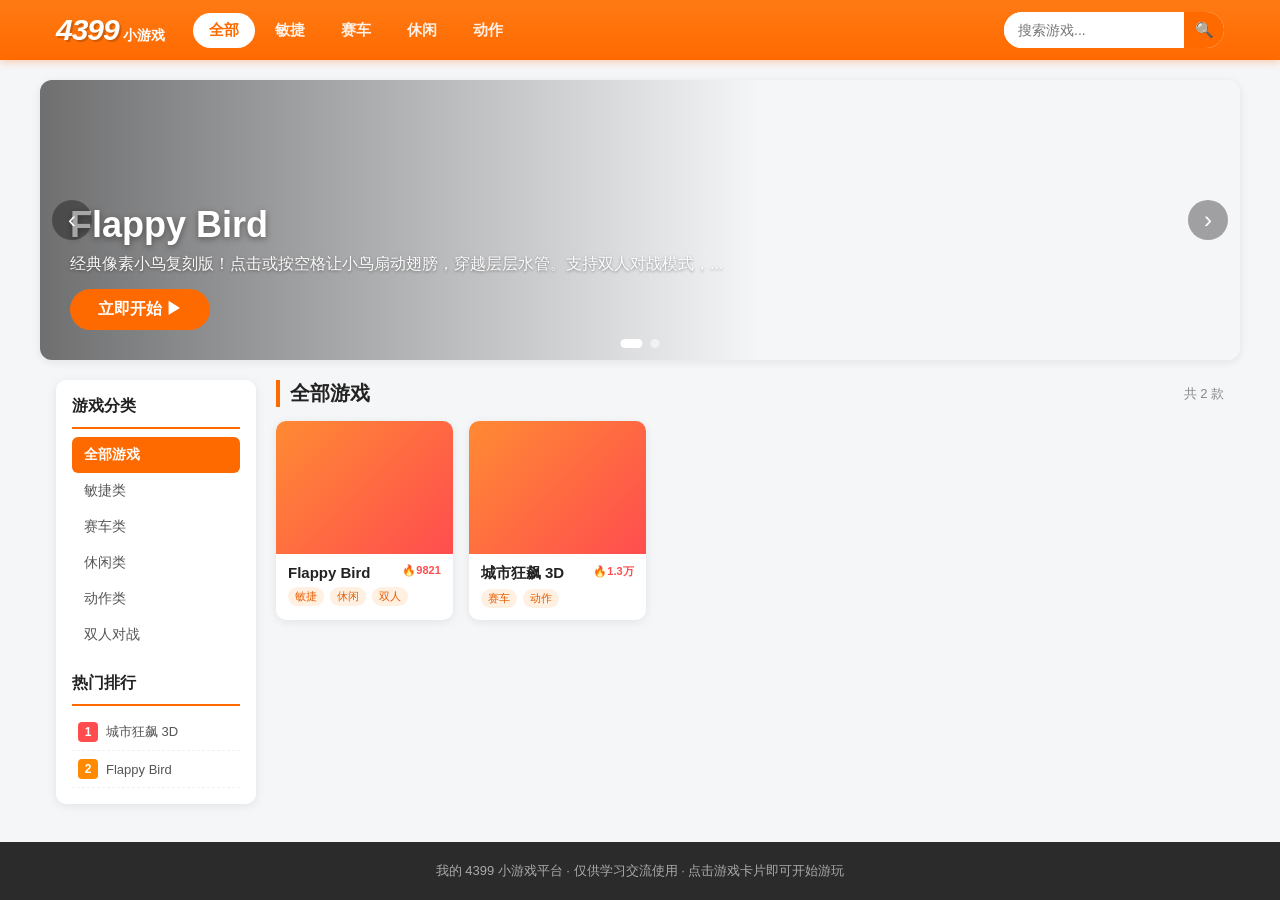
<file: 4399/index.html>
<!DOCTYPE html>
<html lang="zh-CN">
<head>
  <meta charset="UTF-8" />
  <meta name="viewport" content="width=device-width, initial-scale=1.0" />
  <title>4399 小游戏 - 我的游戏平台</title>
  <link rel="stylesheet" href="css/style.css" />
</head>
<body>
  <!-- 顶部导航栏 -->
  <header class="topbar">
    <div class="topbar-inner">
      <a href="#/" class="logo">
        <span class="logo-4399">4399</span>
        <span class="logo-sub">小游戏</span>
      </a>
      <nav class="nav-cats" id="nav-cats">
        <a href="#/" class="nav-item active" data-cat="all">全部</a>
        <a href="#/" class="nav-item" data-cat="敏捷">敏捷</a>
        <a href="#/" class="nav-item" data-cat="赛车">赛车</a>
        <a href="#/" class="nav-item" data-cat="休闲">休闲</a>
        <a href="#/" class="nav-item" data-cat="动作">动作</a>
      </nav>
      <div class="search-box">
        <input type="text" id="search-input" placeholder="搜索游戏..." autocomplete="off" />
        <button id="search-btn" aria-label="搜索">🔍</button>
      </div>
    </div>
  </header>

  <!-- 主内容区 -->
  <main id="app">
    <!-- 首页视图 -->
    <section id="view-home" class="view">
      <!-- 轮播 Banner -->
      <div class="banner" id="banner">
        <div class="banner-slides" id="banner-slides"></div>
        <button class="banner-arrow prev" id="banner-prev">‹</button>
        <button class="banner-arrow next" id="banner-next">›</button>
        <div class="banner-dots" id="banner-dots"></div>
      </div>

      <!-- 侧边栏 + 游戏列表 -->
      <div class="content-wrap">
        <aside class="sidebar">
          <h3 class="side-title">游戏分类</h3>
          <ul class="side-cats" id="side-cats">
            <li class="active" data-cat="all">全部游戏</li>
            <li data-cat="敏捷">敏捷类</li>
            <li data-cat="赛车">赛车类</li>
            <li data-cat="休闲">休闲类</li>
            <li data-cat="动作">动作类</li>
            <li data-cat="双人">双人对战</li>
          </ul>
          <h3 class="side-title mt">热门排行</h3>
          <ol class="rank-list" id="rank-list"></ol>
        </aside>

        <div class="game-area">
          <div class="section-head">
            <h2 id="section-title">全部游戏</h2>
            <span class="game-count" id="game-count"></span>
          </div>
          <div class="game-grid" id="game-grid"></div>
          <div class="empty-tip hidden" id="empty-tip">没有找到相关游戏 😢</div>
        </div>
      </div>
    </section>

    <!-- 游戏游玩视图 -->
    <section id="view-play" class="view hidden">
      <div class="play-bar">
        <button class="btn-back" id="btn-back">← 返回游戏大厅</button>
        <h1 class="play-title" id="play-title"></h1>
        <div class="play-actions">
          <button class="btn-icon" id="btn-fullscreen" title="全屏游玩">⛶ 全屏</button>
          <button class="btn-icon" id="btn-refresh" title="重新加载">↻ 重玩</button>
        </div>
      </div>
      <div class="play-meta" id="play-meta"></div>
      <div class="player-wrap" id="player-wrap">
        <iframe id="game-frame" title="game" allow="autoplay; fullscreen" allowfullscreen></iframe>
        <div class="player-tip" id="player-tip">游戏加载中，请稍候...</div>
      </div>
      <div class="play-desc" id="play-desc"></div>
    </section>
  </main>

  <footer class="footer">
    <p>我的 4399 小游戏平台 · 仅供学习交流使用 · 点击游戏卡片即可开始游玩</p>
  </footer>

  <script src="js/games.js"></script>
  <script src="js/app.js"></script>
</body>
</html>
</file>
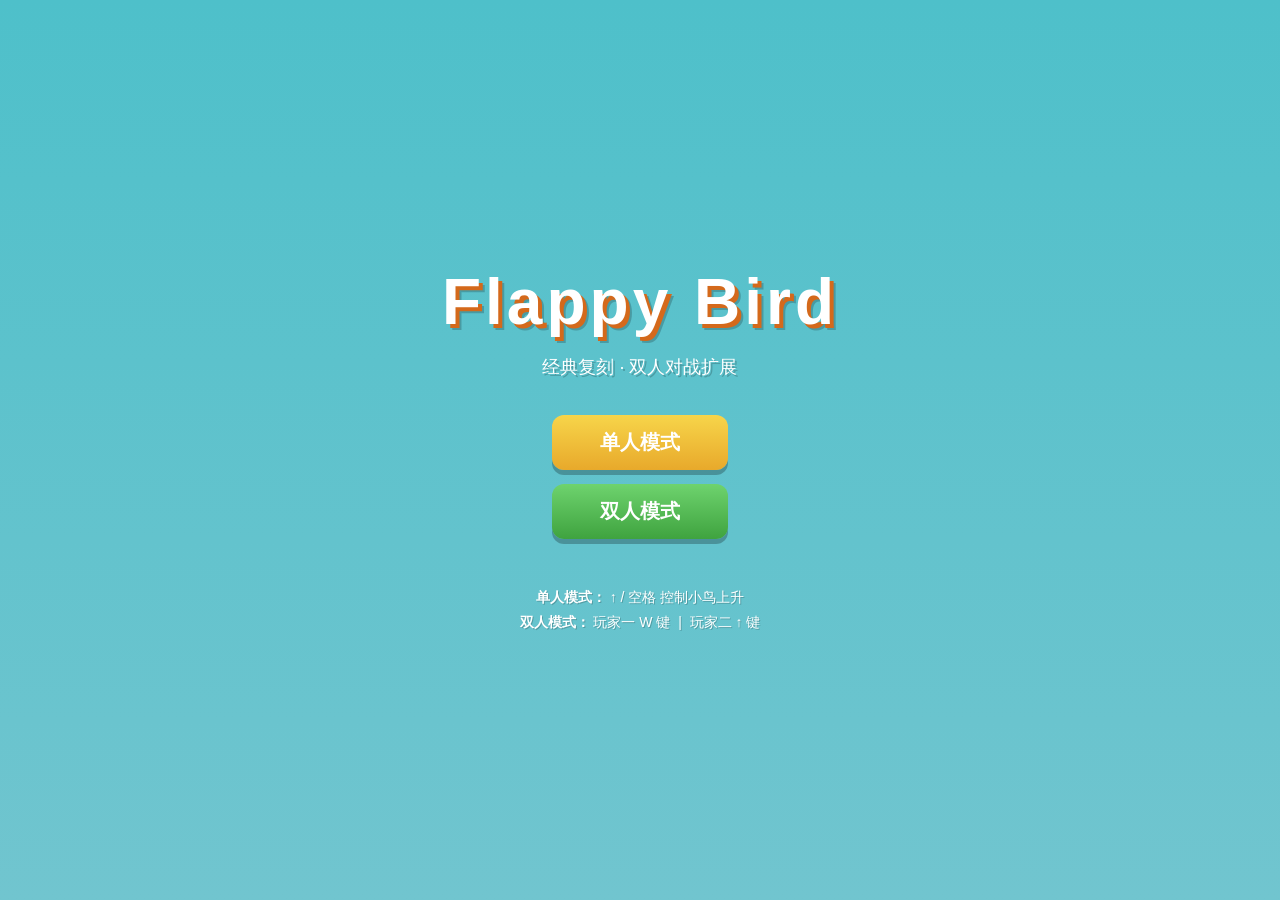
<file: FlappyBird/index.html>
<!DOCTYPE html>
<html lang="zh-CN">
<head>
    <meta charset="UTF-8">
    <meta name="viewport" content="width=device-width, initial-scale=1.0">
    <title>Flappy Bird - 经典复刻 & 双人对战</title>
    <link rel="stylesheet" href="css/style.css">
</head>
<body>
    <div id="app">
        <!-- 主菜单 -->
        <div id="menu" class="screen active">
            <h1 class="title">Flappy Bird</h1>
            <p class="subtitle">经典复刻 · 双人对战扩展</p>
            <div class="menu-buttons">
                <button id="btn-single" class="menu-btn primary">单人模式</button>
                <button id="btn-dual" class="menu-btn secondary">双人模式</button>
            </div>
            <div class="controls-info">
                <p><strong>单人模式：</strong> ↑ / 空格 控制小鸟上升</p>
                <p><strong>双人模式：</strong> 玩家一 W 键 &nbsp;|&nbsp; 玩家二 ↑ 键</p>
            </div>
        </div>

        <!-- 游戏画面 -->
        <div id="game-screen" class="screen">
            <canvas id="game-canvas" width="800" height="600"></canvas>
            <button id="btn-back" class="back-btn">返回菜单</button>

            <!-- 游戏结束遮罩 -->
            <div id="game-over" class="overlay hidden">
                <div class="overlay-panel">
                    <h2 id="over-title">游戏结束</h2>
                    <div id="over-scores" class="over-scores"></div>
                    <p id="over-winner" class="winner"></p>
                    <button id="btn-restart" class="menu-btn primary">重新开始</button>
                    <button id="btn-menu" class="menu-btn secondary">返回菜单</button>
                </div>
            </div>

            <!-- 待开始提示 -->
            <div id="ready-tip" class="ready-tip">
                <p id="ready-text">按 ↑ 或 空格 开始</p>
            </div>
        </div>
    </div>

    <script src="js/bird.js"></script>
    <script src="js/pipe.js"></script>
    <script src="js/game.js"></script>
    <script src="js/main.js"></script>
</body>
</html>
</file>
<file: 4399/css/style.css>
* {
  margin: 0;
  padding: 0;
  box-sizing: border-box;
}

:root {
  --primary: #ff6a00;
  --primary-dark: #e85d00;
  --primary-light: #ff8a33;
  --bg: #f5f6f8;
  --card-bg: #ffffff;
  --text: #222;
  --text-light: #888;
  --border: #ececec;
  --shadow: 0 2px 10px rgba(0, 0, 0, 0.08);
}

body {
  font-family: "Microsoft YaHei", "PingFang SC", "Segoe UI", sans-serif;
  background: var(--bg);
  color: var(--text);
  min-height: 100vh;
  display: flex;
  flex-direction: column;
}

a { text-decoration: none; color: inherit; }
ul, ol { list-style: none; }
.hidden { display: none !important; }

/* ---------- 顶部导航 ---------- */
.topbar {
  background: linear-gradient(180deg, #ff7a14, #ff6a00);
  box-shadow: 0 2px 8px rgba(255, 106, 0, 0.3);
  position: sticky;
  top: 0;
  z-index: 100;
}

.topbar-inner {
  max-width: 1200px;
  margin: 0 auto;
  height: 60px;
  display: flex;
  align-items: center;
  gap: 28px;
  padding: 0 16px;
}

.logo {
  display: flex;
  align-items: baseline;
  gap: 4px;
  color: #fff;
  flex-shrink: 0;
}
.logo-4399 {
  font-size: 30px;
  font-weight: 900;
  font-style: italic;
  letter-spacing: -1px;
  text-shadow: 2px 2px 0 rgba(0, 0, 0, 0.18);
}
.logo-sub {
  font-size: 14px;
  font-weight: bold;
}

.nav-cats {
  display: flex;
  gap: 4px;
  flex: 1;
}
.nav-item {
  color: rgba(255, 255, 255, 0.9);
  padding: 8px 16px;
  border-radius: 18px;
  font-size: 15px;
  font-weight: bold;
  transition: background 0.2s;
  cursor: pointer;
}
.nav-item:hover { background: rgba(255, 255, 255, 0.2); }
.nav-item.active {
  background: #fff;
  color: var(--primary);
}

.search-box {
  display: flex;
  background: #fff;
  border-radius: 20px;
  overflow: hidden;
  height: 36px;
}
.search-box input {
  border: none;
  outline: none;
  padding: 0 14px;
  width: 180px;
  font-size: 14px;
}
.search-box button {
  border: none;
  background: var(--primary);
  color: #fff;
  width: 40px;
  cursor: pointer;
  font-size: 15px;
}
.search-box button:hover { background: var(--primary-dark); }

/* ---------- 轮播 ---------- */
.banner {
  max-width: 1200px;
  margin: 20px auto 0;
  position: relative;
  height: 280px;
  border-radius: 12px;
  overflow: hidden;
  box-shadow: var(--shadow);
}
.banner-slides {
  display: flex;
  height: 100%;
  transition: transform 0.5s ease;
}
.banner-slide {
  min-width: 100%;
  height: 100%;
  position: relative;
  background-size: cover;
  background-position: center;
  display: flex;
  align-items: flex-end;
}
.banner-slide::after {
  content: "";
  position: absolute;
  inset: 0;
  background: linear-gradient(90deg, rgba(0,0,0,0.55), transparent 60%);
}
.banner-info {
  position: relative;
  z-index: 2;
  padding: 30px;
  color: #fff;
}
.banner-info h2 { font-size: 36px; margin-bottom: 8px; text-shadow: 0 2px 6px rgba(0,0,0,0.4); }
.banner-info p { font-size: 16px; opacity: 0.95; text-shadow: 0 1px 3px rgba(0,0,0,0.4); }
.banner-info .play-btn {
  display: inline-block;
  margin-top: 14px;
  background: var(--primary);
  padding: 10px 28px;
  border-radius: 22px;
  font-weight: bold;
  font-size: 16px;
  cursor: pointer;
}

.banner-arrow {
  position: absolute;
  top: 50%;
  transform: translateY(-50%);
  width: 40px;
  height: 40px;
  border: none;
  border-radius: 50%;
  background: rgba(0, 0, 0, 0.35);
  color: #fff;
  font-size: 24px;
  cursor: pointer;
  z-index: 3;
  line-height: 1;
}
.banner-arrow:hover { background: rgba(0, 0, 0, 0.6); }
.banner-arrow.prev { left: 12px; }
.banner-arrow.next { right: 12px; }
.banner-dots {
  position: absolute;
  bottom: 12px;
  left: 50%;
  transform: translateX(-50%);
  display: flex;
  gap: 8px;
  z-index: 3;
}
.banner-dots span {
  width: 9px;
  height: 9px;
  border-radius: 50%;
  background: rgba(255, 255, 255, 0.55);
  cursor: pointer;
}
.banner-dots span.active { background: #fff; width: 22px; border-radius: 5px; }

/* ---------- 内容区 ---------- */
.content-wrap {
  max-width: 1200px;
  margin: 20px auto;
  padding: 0 16px;
  display: flex;
  gap: 20px;
  align-items: flex-start;
}

.sidebar {
  width: 200px;
  flex-shrink: 0;
  background: var(--card-bg);
  border-radius: 10px;
  padding: 16px;
  box-shadow: var(--shadow);
  position: sticky;
  top: 80px;
}
.side-title {
  font-size: 16px;
  padding-bottom: 10px;
  border-bottom: 2px solid var(--primary);
  margin-bottom: 8px;
}
.side-title.mt { margin-top: 20px; }
.side-cats li {
  padding: 9px 12px;
  border-radius: 6px;
  cursor: pointer;
  font-size: 14px;
  color: #555;
  transition: all 0.15s;
}
.side-cats li:hover { background: #fff3e8; color: var(--primary); }
.side-cats li.active {
  background: var(--primary);
  color: #fff;
  font-weight: bold;
}

.rank-list { counter-reset: rank; }
.rank-list li {
  padding: 8px 6px;
  font-size: 13px;
  color: #555;
  cursor: pointer;
  display: flex;
  align-items: center;
  gap: 8px;
  border-bottom: 1px dashed #f0f0f0;
}
.rank-list li:hover { color: var(--primary); }
.rank-list li::before {
  counter-increment: rank;
  content: counter(rank);
  display: inline-block;
  width: 20px;
  height: 20px;
  line-height: 20px;
  text-align: center;
  border-radius: 4px;
  background: #ddd;
  color: #fff;
  font-size: 12px;
  font-weight: bold;
  flex-shrink: 0;
}
.rank-list li:nth-child(1)::before { background: #ff4d4f; }
.rank-list li:nth-child(2)::before { background: #ff8a00; }
.rank-list li:nth-child(3)::before { background: #ffc53d; }

.game-area { flex: 1; min-width: 0; }
.section-head {
  display: flex;
  align-items: center;
  justify-content: space-between;
  margin-bottom: 14px;
}
.section-head h2 {
  font-size: 20px;
  padding-left: 10px;
  border-left: 4px solid var(--primary);
}
.game-count { color: var(--text-light); font-size: 13px; }

.game-grid {
  display: grid;
  grid-template-columns: repeat(auto-fill, minmax(175px, 1fr));
  gap: 16px;
}
.game-card {
  background: var(--card-bg);
  border-radius: 10px;
  overflow: hidden;
  cursor: pointer;
  box-shadow: var(--shadow);
  transition: transform 0.18s, box-shadow 0.18s;
}
.game-card:hover {
  transform: translateY(-5px);
  box-shadow: 0 8px 20px rgba(255, 106, 0, 0.25);
}
.game-cover {
  width: 100%;
  aspect-ratio: 4 / 3;
  object-fit: cover;
  display: block;
  background: #ddd;
}
.game-info { padding: 10px 12px 12px; }
.game-name {
  font-size: 15px;
  font-weight: bold;
  margin-bottom: 6px;
  white-space: nowrap;
  overflow: hidden;
  text-overflow: ellipsis;
}
.game-card:hover .game-name { color: var(--primary); }
.game-tags { display: flex; gap: 6px; flex-wrap: wrap; }
.tag {
  font-size: 11px;
  padding: 2px 7px;
  border-radius: 10px;
  background: #fff0e2;
  color: var(--primary-dark);
}
.game-hot {
  float: right;
  font-size: 11px;
  color: #ff4d4f;
}

.empty-tip {
  text-align: center;
  padding: 60px 0;
  color: var(--text-light);
  font-size: 16px;
}

/* ---------- 游玩页 ---------- */
.play-bar {
  max-width: 1100px;
  margin: 16px auto 0;
  padding: 0 16px;
  display: flex;
  align-items: center;
  gap: 16px;
}
.btn-back {
  background: var(--primary);
  color: #fff;
  border: none;
  padding: 9px 18px;
  border-radius: 20px;
  cursor: pointer;
  font-size: 14px;
  font-weight: bold;
}
.btn-back:hover { background: var(--primary-dark); }
.play-title { font-size: 20px; flex: 1; }
.play-actions { display: flex; gap: 8px; }
.btn-icon {
  border: 1px solid var(--border);
  background: #fff;
  padding: 8px 14px;
  border-radius: 18px;
  cursor: pointer;
  font-size: 13px;
}
.btn-icon:hover { border-color: var(--primary); color: var(--primary); }

.play-meta {
  max-width: 1100px;
  margin: 10px auto 0;
  padding: 0 16px;
  font-size: 13px;
  color: var(--text-light);
}
.play-meta .tag { margin-right: 6px; }

.player-wrap {
  max-width: 1100px;
  margin: 14px auto 0;
  padding: 0 16px;
  position: relative;
}
#game-frame {
  width: 100%;
  height: 680px;
  border: none;
  border-radius: 10px;
  background: #000;
  box-shadow: var(--shadow);
  display: block;
}
#game-frame:fullscreen { height: 100vh; border-radius: 0; }
.player-tip {
  position: absolute;
  top: 50%;
  left: 50%;
  transform: translate(-50%, -50%);
  color: #aaa;
  font-size: 16px;
  pointer-events: none;
}
.play-desc {
  max-width: 1100px;
  margin: 18px auto 40px;
  padding: 18px 20px;
  background: #fff;
  border-radius: 10px;
  box-shadow: var(--shadow);
  font-size: 14px;
  line-height: 1.8;
  color: #555;
}
.play-desc h3 { color: var(--text); margin-bottom: 8px; font-size: 16px; }

/* ---------- 页脚 ---------- */
.footer {
  margin-top: auto;
  background: #2b2b2b;
  color: #aaa;
  text-align: center;
  padding: 20px;
  font-size: 13px;
}

/* ---------- 响应式 ---------- */
@media (max-width: 900px) {
  .sidebar { display: none; }
  .nav-cats { display: none; }
  .search-box input { width: 120px; }
  .banner { height: 180px; margin: 12px 12px 0; }
  .banner-info h2 { font-size: 24px; }
  #game-frame { height: 460px; }
}
</file>
<file: FlappyBird/css/style.css>
* {
    margin: 0;
    padding: 0;
    box-sizing: border-box;
    -webkit-user-select: none;
    user-select: none;
}

html, body {
    width: 100%;
    height: 100%;
    font-family: "Segoe UI", "Microsoft YaHei", sans-serif;
    background: linear-gradient(180deg, #4ec0ca 0%, #71c5cf 100%);
    overflow: hidden;
}

#app {
    width: 100%;
    height: 100%;
    display: flex;
    align-items: center;
    justify-content: center;
}

.screen {
    display: none;
    width: 100%;
    height: 100%;
    align-items: center;
    justify-content: center;
}

.screen.active {
    display: flex;
}

/* ===== 主菜单 ===== */
#menu {
    flex-direction: column;
    gap: 16px;
}

.title {
    font-size: 64px;
    color: #fff;
    text-shadow: 4px 4px 0 #d4691b, 6px 6px 0 rgba(0,0,0,0.2);
    letter-spacing: 4px;
}

.subtitle {
    font-size: 18px;
    color: #fff;
    text-shadow: 2px 2px 0 rgba(0,0,0,0.2);
    margin-bottom: 20px;
}

.menu-buttons {
    display: flex;
    flex-direction: column;
    gap: 14px;
}

.menu-btn {
    padding: 14px 48px;
    font-size: 20px;
    font-weight: bold;
    border: none;
    border-radius: 12px;
    cursor: pointer;
    color: #fff;
    transition: transform 0.1s, box-shadow 0.1s;
    box-shadow: 0 5px 0 rgba(0,0,0,0.25);
}

.menu-btn:hover {
    transform: translateY(-2px);
}

.menu-btn:active {
    transform: translateY(2px);
    box-shadow: 0 2px 0 rgba(0,0,0,0.25);
}

.menu-btn.primary {
    background: linear-gradient(180deg, #f7d54a, #e8a92b);
}

.menu-btn.secondary {
    background: linear-gradient(180deg, #6ed36e, #3fa33f);
}

.controls-info {
    margin-top: 30px;
    text-align: center;
    color: #fff;
    font-size: 14px;
    line-height: 1.8;
    text-shadow: 1px 1px 0 rgba(0,0,0,0.2);
}

/* ===== 游戏画面 ===== */
#game-screen {
    position: relative;
}

#game-canvas {
    display: block;
    background: #71c5cf;
    box-shadow: 0 10px 40px rgba(0,0,0,0.3);
    border-radius: 8px;
    max-width: 95vw;
    max-height: 95vh;
}

.back-btn {
    position: absolute;
    top: 16px;
    left: 16px;
    padding: 8px 16px;
    background: rgba(0,0,0,0.4);
    color: #fff;
    border: none;
    border-radius: 8px;
    cursor: pointer;
    font-size: 14px;
    z-index: 10;
}

.back-btn:hover {
    background: rgba(0,0,0,0.6);
}

/* ===== 遮罩 ===== */
.overlay {
    position: absolute;
    inset: 0;
    background: rgba(0,0,0,0.55);
    display: flex;
    align-items: center;
    justify-content: center;
    z-index: 20;
    border-radius: 8px;
}

.overlay.hidden {
    display: none;
}

.overlay-panel {
    background: #fff;
    padding: 36px 48px;
    border-radius: 16px;
    text-align: center;
    box-shadow: 0 10px 40px rgba(0,0,0,0.3);
    display: flex;
    flex-direction: column;
    gap: 14px;
    align-items: center;
}

.overlay-panel h2 {
    font-size: 32px;
    color: #d4691b;
}

.over-scores {
    font-size: 20px;
    color: #333;
    display: flex;
    flex-direction: column;
    gap: 6px;
}

.winner {
    font-size: 22px;
    font-weight: bold;
    color: #e8a92b;
    min-height: 28px;
}

/* ===== 待开始提示 ===== */
.ready-tip {
    position: absolute;
    bottom: 80px;
    left: 50%;
    transform: translateX(-50%);
    z-index: 10;
    pointer-events: none;
}

.ready-tip p {
    color: #fff;
    font-size: 24px;
    font-weight: bold;
    text-shadow: 2px 2px 0 rgba(0,0,0,0.4);
    animation: blink 1s infinite;
}

@keyframes blink {
    0%, 100% { opacity: 1; }
    50% { opacity: 0.3; }
}
</file>
